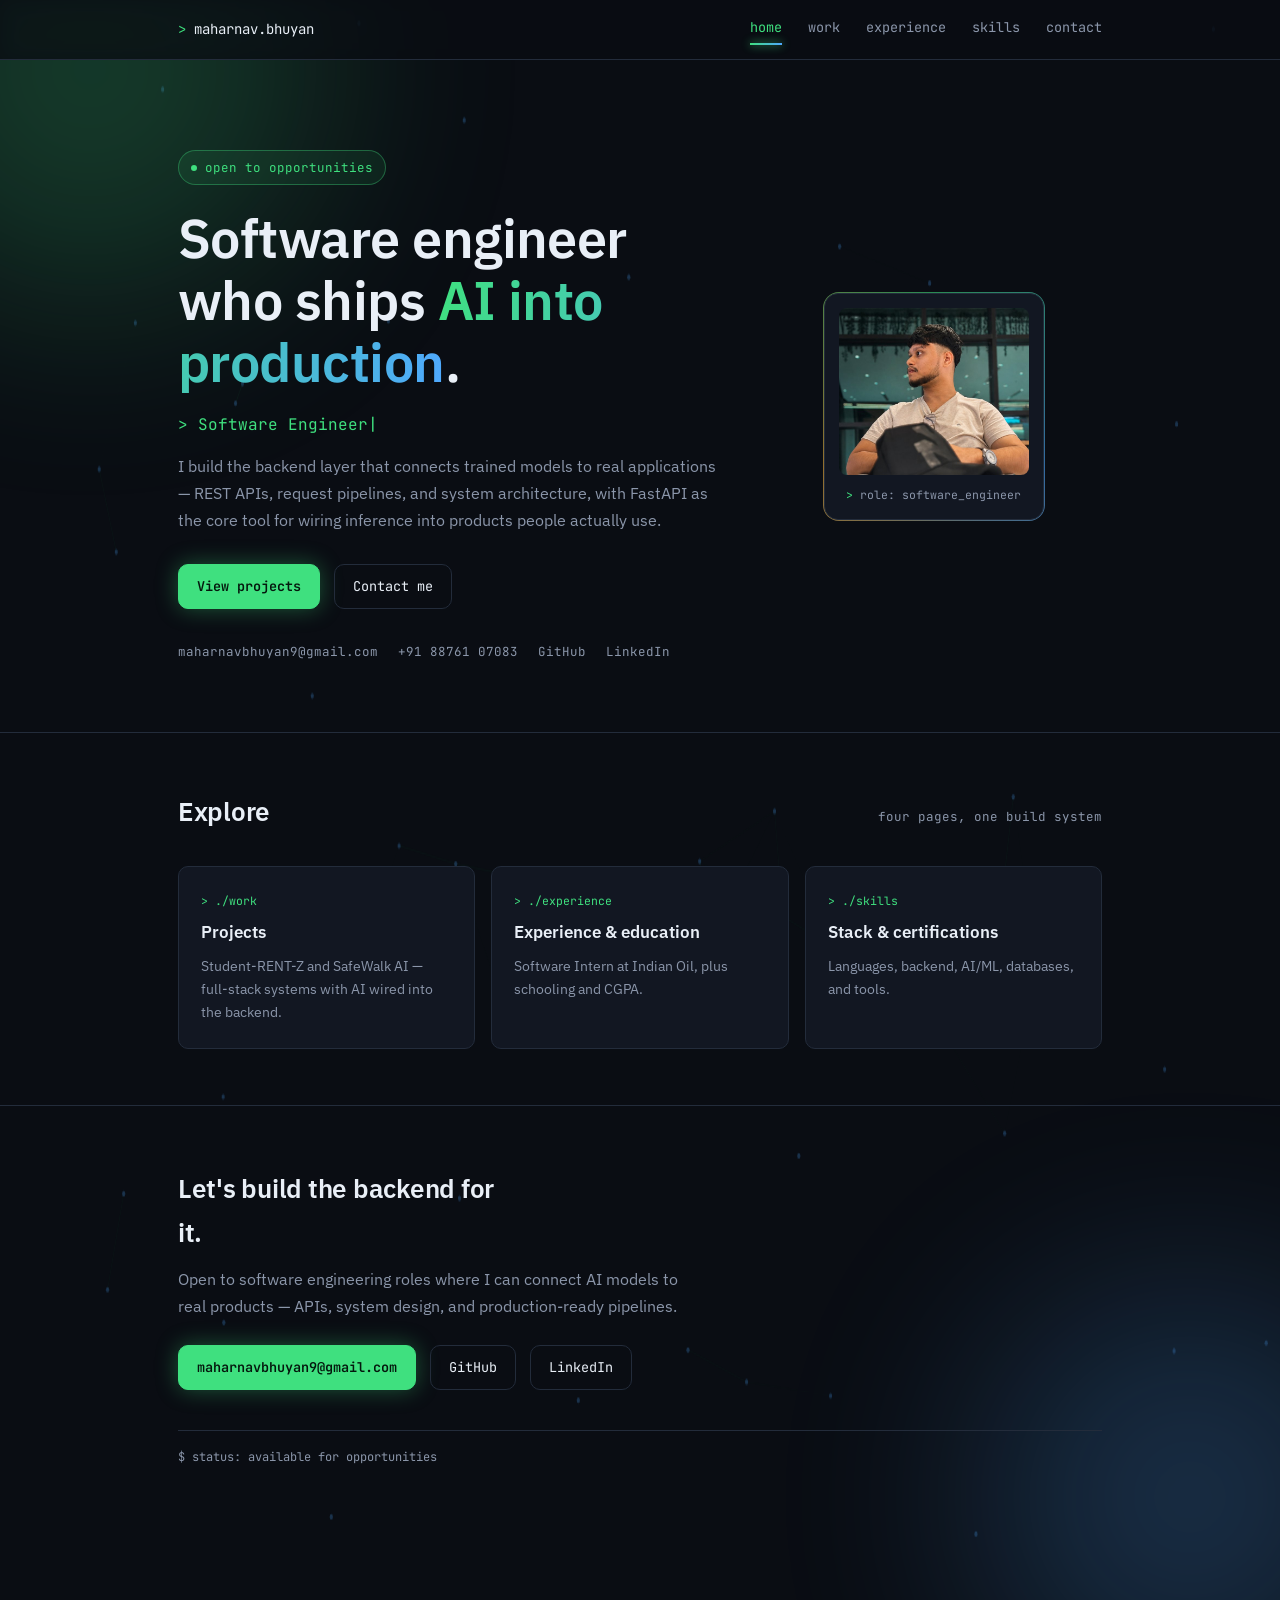
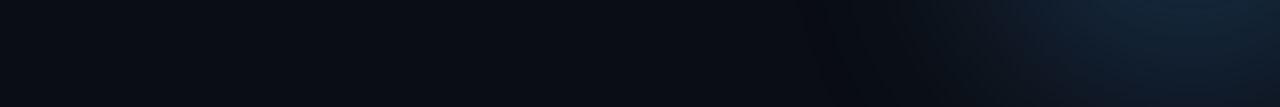
<file: index.html>
<!DOCTYPE html>
<html lang="en">
<head>
<meta charset="UTF-8">
<meta name="viewport" content="width=device-width, initial-scale=1.0">
<title>Maharnav Bhuyan — Software Engineer</title>
<meta name="description" content="Software Engineer integrating AI into production systems — FastAPI, backend architecture, and model-serving pipelines.">
<meta property="og:type" content="website">
<meta property="og:title" content="Maharnav Bhuyan — Software Engineer">
<meta property="og:description" content="Software Engineer integrating AI into production systems — FastAPI, backend architecture, and model-serving pipelines.">
<link rel="preconnect" href="https://fonts.googleapis.com">
<link rel="preconnect" href="https://fonts.gstatic.com" crossorigin>
<link href="https://fonts.googleapis.com/css2?family=IBM+Plex+Sans:wght@400;500;600;700&family=JetBrains+Mono:wght@400;500;600&display=swap" rel="stylesheet">
<link rel="stylesheet" href="styles.css">
<style>
  header.hero{ padding:90px 0 70px; }
  .hero-grid{ display:grid; grid-template-columns:1.3fr 0.8fr; gap:40px; align-items:center; }
  @media (max-width:800px){ .hero-grid{ grid-template-columns:1fr; } }
  .hero-tag{
    display:inline-flex; align-items:center; gap:8px; font-family:'JetBrains Mono', monospace;
    font-size:12.5px; color:var(--green); border:1px solid rgba(63,224,127,0.35);
    background:rgba(63,224,127,0.08); padding:6px 12px; border-radius:999px; margin-bottom:22px;
  }
  .hero-tag .dot{ width:6px; height:6px; border-radius:50%; background:var(--green); }
  .hero h1{ font-size:clamp(34px,5vw,54px); line-height:1.15; max-width:16ch; }
  .hero h1 .accent{ background:linear-gradient(100deg, var(--green), var(--blue)); -webkit-background-clip:text; background-clip:text; color:transparent; }
  .role-line{ font-family:'JetBrains Mono', monospace; font-size:16px; color:var(--green); margin-top:18px; min-height:24px; }
  .role-line::after{ content:"|"; animation: blink 1s step-end infinite; }
  @keyframes blink{ 50%{ opacity:0; } }
  .hero p.role{ color:var(--ink-soft); font-size:16px; max-width:56ch; margin-top:14px; }
  .hero-cta{ display:flex; gap:14px; margin-top:30px; flex-wrap:wrap; }
  .hero-contact{ display:flex; gap:20px; margin-top:32px; flex-wrap:wrap; font-family:'JetBrains Mono', monospace; font-size:12.5px; color:var(--ink-soft); }
  .hero-contact a{ color:var(--ink-soft); }
  .hero-contact a:hover{ color:var(--green); }
  @keyframes spin{ to{ transform: rotate(360deg); } }
  @keyframes pulseGlow{
    0%,100%{ box-shadow: 0 0 24px rgba(63,224,127,0.35), 0 0 50px rgba(79,168,255,0.15); }
    50%{ box-shadow: 0 0 36px rgba(63,224,127,0.55), 0 0 70px rgba(79,168,255,0.28); }
  }
  .avatar-wrap{ display:flex; justify-content:center; }
  .avatar-card{ position:relative; background:var(--panel); border:1px solid var(--line); border-radius:14px; padding:14px; width:220px; animation: pulseGlow 3.8s ease-in-out infinite; }
  .avatar-card::before{
    content:""; position:absolute; inset:-2px; border-radius:16px; z-index:-1;
    background: conic-gradient(from 0deg, var(--green), var(--blue), var(--amber), var(--green));
    animation: spin 6s linear infinite; opacity:0.6;
  }
  .avatar-card img{ width:100%; border-radius:8px; display:block; }
  .avatar-card .label{ font-family:'JetBrains Mono', monospace; font-size:11.5px; color:var(--ink-soft); margin-top:10px; text-align:center; }
  .avatar-card .label span{ color:var(--green); }
</style>
</head>
<body>

<canvas id="netbg"></canvas>
<div class="glow-orb one"></div>
<div class="glow-orb two"></div>

<nav>
  <div class="wrap">
    <div class="nav-name"><span class="prompt">&gt;</span> maharnav.bhuyan</div>
    <div class="nav-links">
      <a href="index.html">home</a>
      <a href="work.html">work</a>
      <a href="experience.html">experience</a>
      <a href="skills.html">skills</a>
      <a href="contact.html">contact</a>
    </div>
  </div>
</nav>

<header class="hero">
  <div class="wrap hero-grid">
    <div>
      <div class="hero-tag"><span class="dot"></span>open to opportunities</div>
      <h1>Software engineer who ships <span class="accent">AI into production</span>.</h1>
      <div class="role-line">&gt; <span id="role-cycle"></span></div>
      <p class="role">I build the backend layer that connects trained models to real applications — REST APIs, request pipelines, and system architecture, with FastAPI as the core tool for wiring inference into products people actually use.</p>
      <div class="hero-cta">
        <a class="btn primary" href="work.html">View projects</a>
        <a class="btn" href="contact.html">Contact me</a>
      </div>
      <div class="hero-contact">
        <a href="mailto:maharnavbhuyan9@gmail.com">maharnavbhuyan9@gmail.com</a>
        <a href="tel:+918876107083">+91 88761 07083</a>
        <a href="https://github.com/MaharnavBhuyan" target="_blank" rel="noopener">GitHub</a>
        <a href="https://www.linkedin.com/in/maharnav-bhuyan-434a7027a/" target="_blank" rel="noopener">LinkedIn</a>
      </div>
    </div>
    <div class="avatar-wrap">
      <div class="avatar-card">
        <img src="[data-uri]" alt="Maharnav Bhuyan">
        <div class="label"><span>&gt;</span> role: software_engineer</div>
      </div>
    </div>
  </div>
</header>

<section>
  <div class="wrap">
    <div class="section-head">
      <h2>Explore</h2>
      <div class="section-tag">four pages, one build system</div>
    </div>
    <div class="nav-cards">
      <a class="nav-card" href="work.html">
        <span class="k">&gt; ./work</span>
        <div class="t">Projects</div>
        <div class="d">Student-RENT-Z and SafeWalk AI — full-stack systems with AI wired into the backend.</div>
      </a>
      <a class="nav-card" href="experience.html">
        <span class="k">&gt; ./experience</span>
        <div class="t">Experience & education</div>
        <div class="d">Software Intern at Indian Oil, plus schooling and CGPA.</div>
      </a>
      <a class="nav-card" href="skills.html">
        <span class="k">&gt; ./skills</span>
        <div class="t">Stack & certifications</div>
        <div class="d">Languages, backend, AI/ML, databases, and tools.</div>
      </a>
    </div>
  </div>
</section>

<footer>
  <div class="wrap">
    <h2>Let's build the backend for it.</h2>
    <p>Open to software engineering roles where I can connect AI models to real products — APIs, system design, and production-ready pipelines.</p>
    <div class="contact-links">
      <a class="btn primary" href="mailto:maharnavbhuyan9@gmail.com">maharnavbhuyan9@gmail.com</a>
      <a class="btn" href="https://github.com/MaharnavBhuyan" target="_blank" rel="noopener">GitHub</a>
      <a class="btn" href="https://www.linkedin.com/in/maharnav-bhuyan-434a7027a/" target="_blank" rel="noopener">LinkedIn</a>
    </div>
    <div class="foot-note">$ status: available for opportunities</div>
  </div>
</footer>

<script src="script.js"></script>
</body>
</html>
</file>
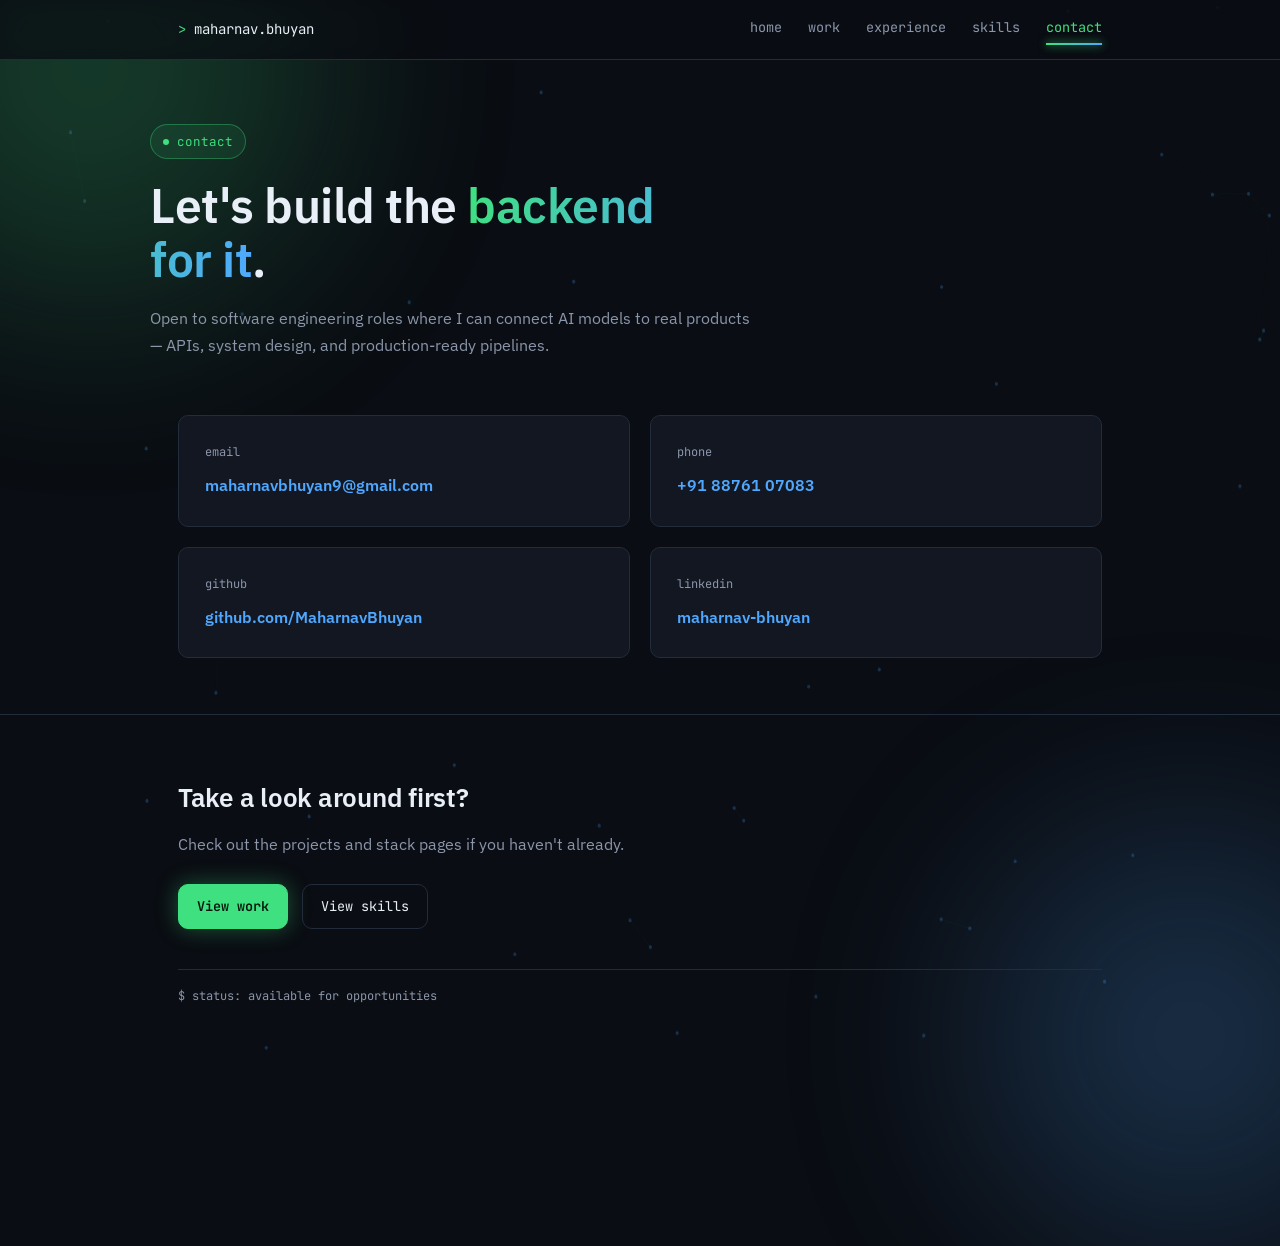
<file: contact.html>
<!DOCTYPE html>
<html lang="en">
<head>
<meta charset="UTF-8">
<meta name="viewport" content="width=device-width, initial-scale=1.0">
<title>Contact — Maharnav Bhuyan</title>
<link rel="preconnect" href="https://fonts.googleapis.com">
<link rel="preconnect" href="https://fonts.gstatic.com" crossorigin>
<link href="https://fonts.googleapis.com/css2?family=IBM+Plex+Sans:wght@400;500;600;700&family=JetBrains+Mono:wght@400;500;600&display=swap" rel="stylesheet">
<link rel="stylesheet" href="styles.css">
</head>
<body>

<canvas id="netbg"></canvas>
<div class="glow-orb one"></div>
<div class="glow-orb two"></div>

<nav>
  <div class="wrap">
    <div class="nav-name"><span class="prompt">&gt;</span> maharnav.bhuyan</div>
    <div class="nav-links">
      <a href="index.html">home</a>
      <a href="work.html">work</a>
      <a href="experience.html">experience</a>
      <a href="skills.html">skills</a>
      <a href="contact.html">contact</a>
    </div>
  </div>
</nav>

<div class="wrap page-head">
  <div class="page-eyebrow"><span class="dot"></span>contact</div>
  <h1>Let's build the <span class="accent">backend for it</span>.</h1>
  <p>Open to software engineering roles where I can connect AI models to real products — APIs, system design, and production-ready pipelines.</p>
</div>

<section style="border-top:none; padding-top:0;">
  <div class="wrap">
    <div class="contact-grid">
      <a class="contact-card" href="mailto:maharnavbhuyan9@gmail.com">
        <span class="k">email</span>
        <span class="v">maharnavbhuyan9@gmail.com</span>
      </a>
      <a class="contact-card" href="tel:+918876107083">
        <span class="k">phone</span>
        <span class="v">+91 88761 07083</span>
      </a>
      <a class="contact-card" href="https://github.com/MaharnavBhuyan" target="_blank" rel="noopener">
        <span class="k">github</span>
        <span class="v">github.com/MaharnavBhuyan</span>
      </a>
      <a class="contact-card" href="https://www.linkedin.com/in/maharnav-bhuyan-434a7027a/" target="_blank" rel="noopener">
        <span class="k">linkedin</span>
        <span class="v">maharnav-bhuyan</span>
      </a>
    </div>
  </div>
</section>

<footer>
  <div class="wrap">
    <h2>Take a look around first?</h2>
    <p>Check out the projects and stack pages if you haven't already.</p>
    <div class="contact-links">
      <a class="btn primary" href="work.html">View work</a>
      <a class="btn" href="skills.html">View skills</a>
    </div>
    <div class="foot-note">$ status: available for opportunities</div>
  </div>
</footer>

<script src="script.js"></script>
</body>
</html>
</file>
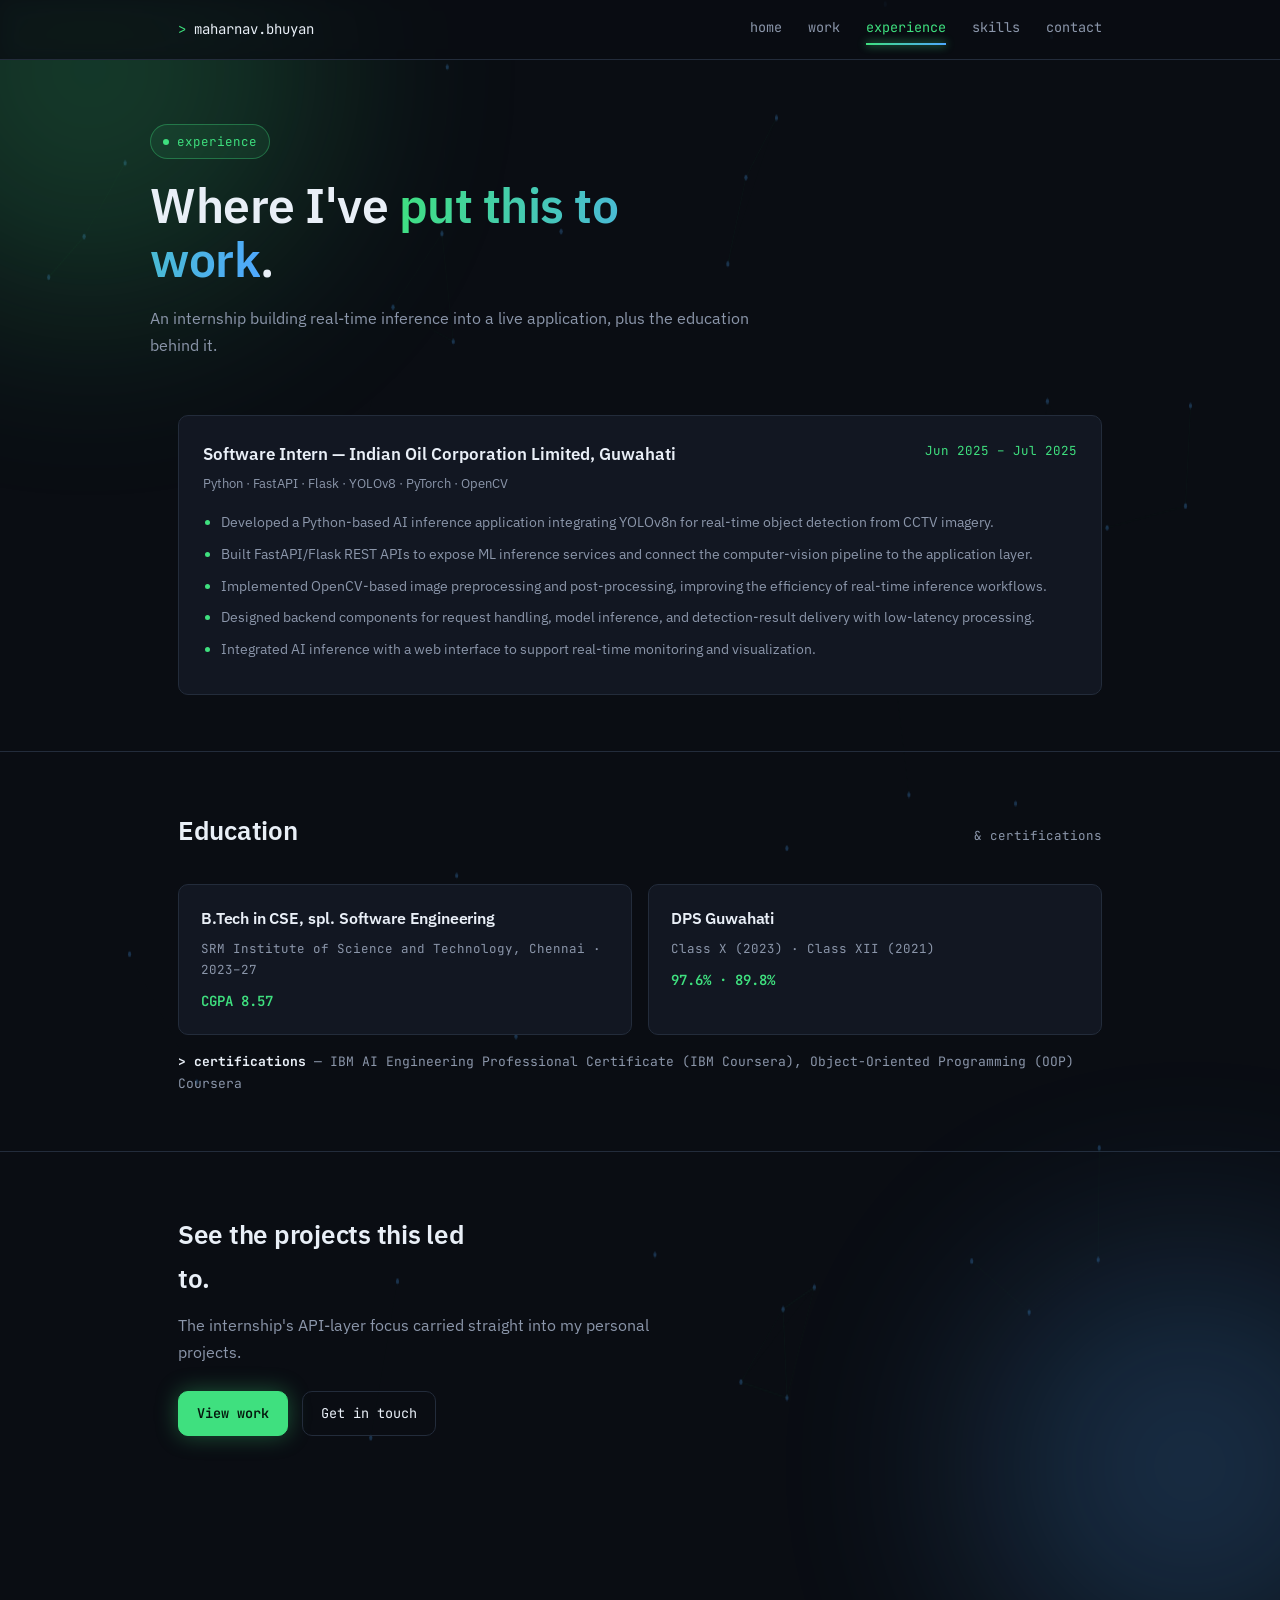
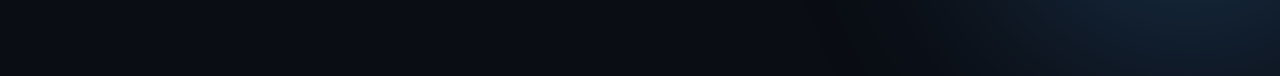
<file: experience.html>
<!DOCTYPE html>
<html lang="en">
<head>
<meta charset="UTF-8">
<meta name="viewport" content="width=device-width, initial-scale=1.0">
<title>Experience — Maharnav Bhuyan</title>
<link rel="preconnect" href="https://fonts.googleapis.com">
<link rel="preconnect" href="https://fonts.gstatic.com" crossorigin>
<link href="https://fonts.googleapis.com/css2?family=IBM+Plex+Sans:wght@400;500;600;700&family=JetBrains+Mono:wght@400;500;600&display=swap" rel="stylesheet">
<link rel="stylesheet" href="styles.css">
</head>
<body>

<canvas id="netbg"></canvas>
<div class="glow-orb one"></div>
<div class="glow-orb two"></div>

<nav>
  <div class="wrap">
    <div class="nav-name"><span class="prompt">&gt;</span> maharnav.bhuyan</div>
    <div class="nav-links">
      <a href="index.html">home</a>
      <a href="work.html">work</a>
      <a href="experience.html">experience</a>
      <a href="skills.html">skills</a>
      <a href="contact.html">contact</a>
    </div>
  </div>
</nav>

<div class="wrap page-head">
  <div class="page-eyebrow"><span class="dot"></span>experience</div>
  <h1>Where I've <span class="accent">put this to work</span>.</h1>
  <p>An internship building real-time inference into a live application, plus the education behind it.</p>
</div>

<section style="border-top:none; padding-top:0;">
  <div class="wrap">
    <div class="exp-card">
      <div class="exp-top">
        <div>
          <div class="exp-title">Software Intern — Indian Oil Corporation Limited, Guwahati</div>
          <div class="exp-sub">Python · FastAPI · Flask · YOLOv8 · PyTorch · OpenCV</div>
        </div>
        <div class="exp-date">Jun 2025 – Jul 2025</div>
      </div>
      <ul class="exp-list">
        <li>Developed a Python-based AI inference application integrating YOLOv8n for real-time object detection from CCTV imagery.</li>
        <li>Built FastAPI/Flask REST APIs to expose ML inference services and connect the computer-vision pipeline to the application layer.</li>
        <li>Implemented OpenCV-based image preprocessing and post-processing, improving the efficiency of real-time inference workflows.</li>
        <li>Designed backend components for request handling, model inference, and detection-result delivery with low-latency processing.</li>
        <li>Integrated AI inference with a web interface to support real-time monitoring and visualization.</li>
      </ul>
    </div>
  </div>
</section>

<section>
  <div class="wrap">
    <div class="section-head">
      <h2>Education</h2>
      <div class="section-tag">& certifications</div>
    </div>
    <div class="edu-grid">
      <div class="edu-card">
        <h3>B.Tech in CSE, spl. Software Engineering</h3>
        <div class="edu-meta">SRM Institute of Science and Technology, Chennai · 2023–27</div>
        <div class="edu-score">CGPA 8.57</div>
      </div>
      <div class="edu-card">
        <h3>DPS Guwahati</h3>
        <div class="edu-meta">Class X (2023) · Class XII (2021)</div>
        <div class="edu-score">97.6% · 89.8%</div>
      </div>
    </div>
    <div class="cert-line"><strong>&gt; certifications</strong> — IBM AI Engineering Professional Certificate (IBM Coursera), Object-Oriented Programming (OOP) Coursera</div>
  </div>
</section>

<footer>
  <div class="wrap">
    <h2>See the projects this led to.</h2>
    <p>The internship's API-layer focus carried straight into my personal projects.</p>
    <div class="contact-links">
      <a class="btn primary" href="work.html">View work</a>
      <a class="btn" href="contact.html">Get in touch</a>
    </div>
  </div>
</footer>

<script src="script.js"></script>
</body>
</html>
</file>
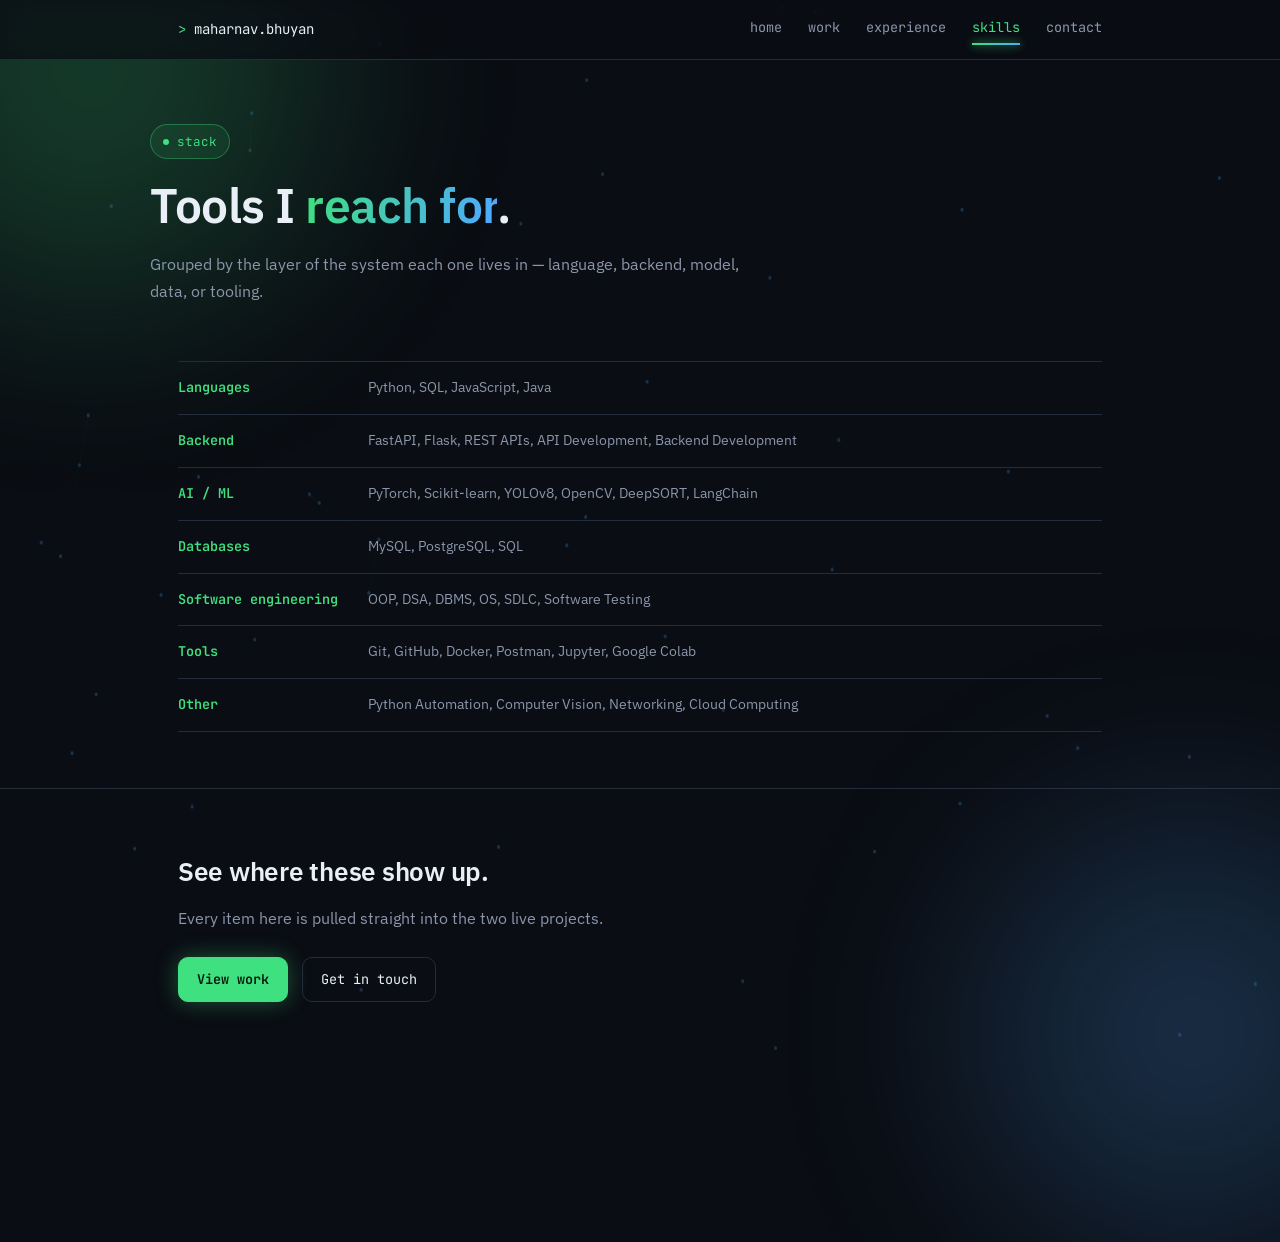
<file: skills.html>
<!DOCTYPE html>
<html lang="en">
<head>
<meta charset="UTF-8">
<meta name="viewport" content="width=device-width, initial-scale=1.0">
<title>Skills — Maharnav Bhuyan</title>
<link rel="preconnect" href="https://fonts.googleapis.com">
<link rel="preconnect" href="https://fonts.gstatic.com" crossorigin>
<link href="https://fonts.googleapis.com/css2?family=IBM+Plex+Sans:wght@400;500;600;700&family=JetBrains+Mono:wght@400;500;600&display=swap" rel="stylesheet">
<link rel="stylesheet" href="styles.css">
</head>
<body>

<canvas id="netbg"></canvas>
<div class="glow-orb one"></div>
<div class="glow-orb two"></div>

<nav>
  <div class="wrap">
    <div class="nav-name"><span class="prompt">&gt;</span> maharnav.bhuyan</div>
    <div class="nav-links">
      <a href="index.html">home</a>
      <a href="work.html">work</a>
      <a href="experience.html">experience</a>
      <a href="skills.html">skills</a>
      <a href="contact.html">contact</a>
    </div>
  </div>
</nav>

<div class="wrap page-head">
  <div class="page-eyebrow"><span class="dot"></span>stack</div>
  <h1>Tools I <span class="accent">reach for</span>.</h1>
  <p>Grouped by the layer of the system each one lives in — language, backend, model, data, or tooling.</p>
</div>

<section style="border-top:none; padding-top:0;">
  <div class="wrap">
    <div class="skills-grid">
      <div class="skill-row">
        <div class="skill-cat">Languages</div>
        <div class="skill-items">Python, SQL, JavaScript, Java</div>
      </div>
      <div class="skill-row">
        <div class="skill-cat">Backend</div>
        <div class="skill-items">FastAPI, Flask, REST APIs, API Development, Backend Development</div>
      </div>
      <div class="skill-row">
        <div class="skill-cat">AI / ML</div>
        <div class="skill-items">PyTorch, Scikit-learn, YOLOv8, OpenCV, DeepSORT, LangChain</div>
      </div>
      <div class="skill-row">
        <div class="skill-cat">Databases</div>
        <div class="skill-items">MySQL, PostgreSQL, SQL</div>
      </div>
      <div class="skill-row">
        <div class="skill-cat">Software engineering</div>
        <div class="skill-items">OOP, DSA, DBMS, OS, SDLC, Software Testing</div>
      </div>
      <div class="skill-row">
        <div class="skill-cat">Tools</div>
        <div class="skill-items">Git, GitHub, Docker, Postman, Jupyter, Google Colab</div>
      </div>
      <div class="skill-row">
        <div class="skill-cat">Other</div>
        <div class="skill-items">Python Automation, Computer Vision, Networking, Cloud Computing</div>
      </div>
    </div>
  </div>
</section>

<footer>
  <div class="wrap">
    <h2>See where these show up.</h2>
    <p>Every item here is pulled straight into the two live projects.</p>
    <div class="contact-links">
      <a class="btn primary" href="work.html">View work</a>
      <a class="btn" href="contact.html">Get in touch</a>
    </div>
  </div>
</footer>

<script src="script.js"></script>
</body>
</html>
</file>
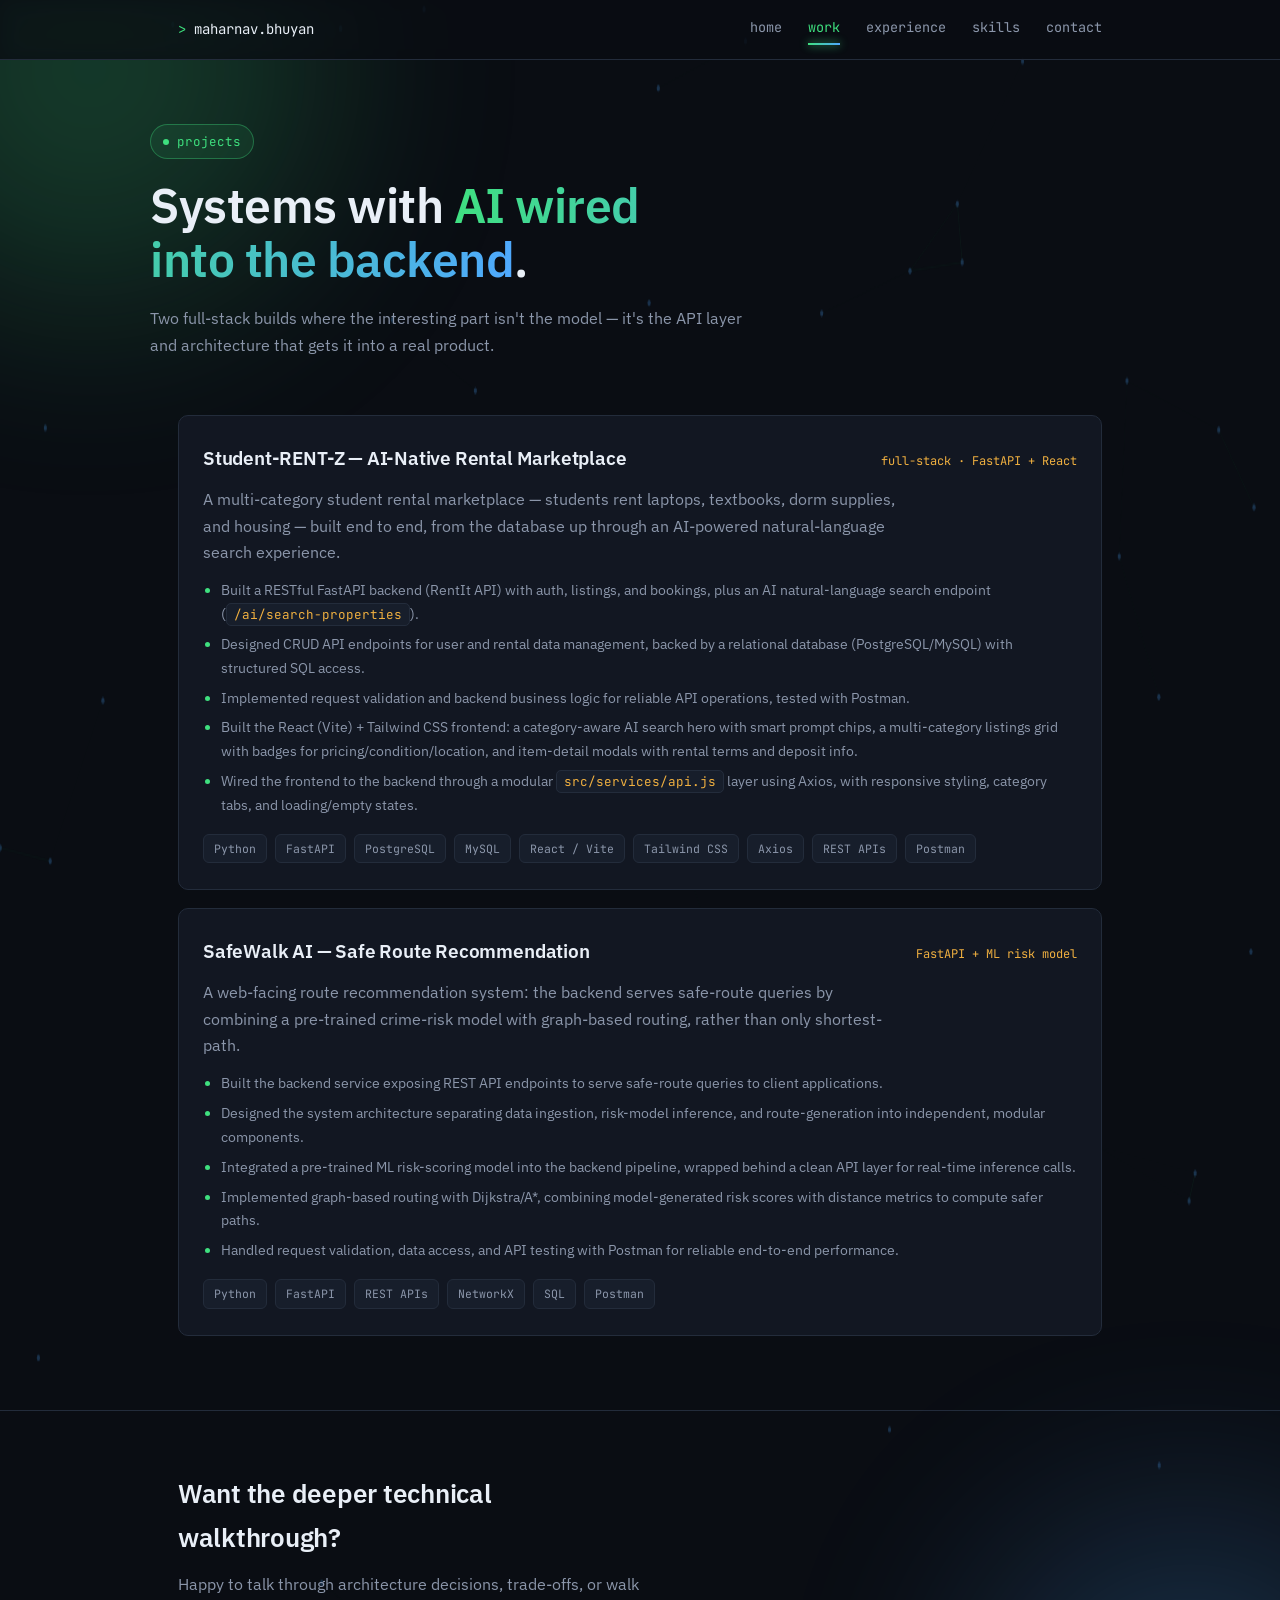
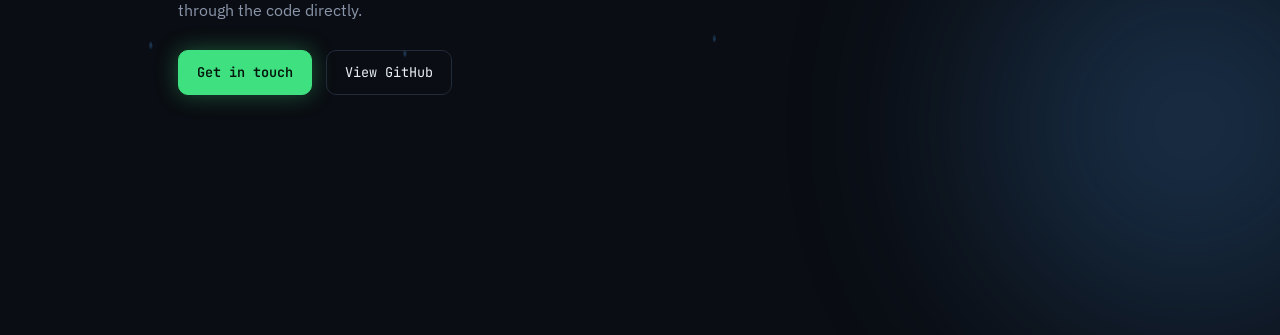
<file: work.html>
<!DOCTYPE html>
<html lang="en">
<head>
<meta charset="UTF-8">
<meta name="viewport" content="width=device-width, initial-scale=1.0">
<title>Work — Maharnav Bhuyan</title>
<link rel="preconnect" href="https://fonts.googleapis.com">
<link rel="preconnect" href="https://fonts.gstatic.com" crossorigin>
<link href="https://fonts.googleapis.com/css2?family=IBM+Plex+Sans:wght@400;500;600;700&family=JetBrains+Mono:wght@400;500;600&display=swap" rel="stylesheet">
<link rel="stylesheet" href="styles.css">
</head>
<body>

<canvas id="netbg"></canvas>
<div class="glow-orb one"></div>
<div class="glow-orb two"></div>

<nav>
  <div class="wrap">
    <div class="nav-name"><span class="prompt">&gt;</span> maharnav.bhuyan</div>
    <div class="nav-links">
      <a href="index.html">home</a>
      <a href="work.html">work</a>
      <a href="experience.html">experience</a>
      <a href="skills.html">skills</a>
      <a href="contact.html">contact</a>
    </div>
  </div>
</nav>

<div class="wrap page-head">
  <div class="page-eyebrow"><span class="dot"></span>projects</div>
  <h1>Systems with <span class="accent">AI wired into the backend</span>.</h1>
  <p>Two full-stack builds where the interesting part isn't the model — it's the API layer and architecture that gets it into a real product.</p>
</div>

<section style="border-top:none; padding-top:0;">
  <div class="wrap">
    <div class="project">
      <div class="project-top">
        <h3>Student-RENT-Z — AI-Native Rental Marketplace</h3>
        <div class="project-role">full-stack · FastAPI + React</div>
      </div>
      <p class="desc">A multi-category student rental marketplace — students rent laptops, textbooks, dorm supplies, and housing — built end to end, from the database up through an AI-powered natural-language search experience.</p>
      <ul class="points">
        <li>Built a RESTful FastAPI backend (RentIt API) with auth, listings, and bookings, plus an AI natural-language search endpoint (<code>/ai/search-properties</code>).</li>
        <li>Designed CRUD API endpoints for user and rental data management, backed by a relational database (PostgreSQL/MySQL) with structured SQL access.</li>
        <li>Implemented request validation and backend business logic for reliable API operations, tested with Postman.</li>
        <li>Built the React (Vite) + Tailwind CSS frontend: a category-aware AI search hero with smart prompt chips, a multi-category listings grid with badges for pricing/condition/location, and item-detail modals with rental terms and deposit info.</li>
        <li>Wired the frontend to the backend through a modular <code>src/services/api.js</code> layer using Axios, with responsive styling, category tabs, and loading/empty states.</li>
      </ul>
      <div class="project-tags">
        <span class="tag">Python</span><span class="tag">FastAPI</span><span class="tag">PostgreSQL</span>
        <span class="tag">MySQL</span><span class="tag">React / Vite</span><span class="tag">Tailwind CSS</span>
        <span class="tag">Axios</span><span class="tag">REST APIs</span><span class="tag">Postman</span>
      </div>
    </div>

    <div class="project">
      <div class="project-top">
        <h3>SafeWalk AI — Safe Route Recommendation</h3>
        <div class="project-role">FastAPI + ML risk model</div>
      </div>
      <p class="desc">A web-facing route recommendation system: the backend serves safe-route queries by combining a pre-trained crime-risk model with graph-based routing, rather than only shortest-path.</p>
      <ul class="points">
        <li>Built the backend service exposing REST API endpoints to serve safe-route queries to client applications.</li>
        <li>Designed the system architecture separating data ingestion, risk-model inference, and route-generation into independent, modular components.</li>
        <li>Integrated a pre-trained ML risk-scoring model into the backend pipeline, wrapped behind a clean API layer for real-time inference calls.</li>
        <li>Implemented graph-based routing with Dijkstra/A*, combining model-generated risk scores with distance metrics to compute safer paths.</li>
        <li>Handled request validation, data access, and API testing with Postman for reliable end-to-end performance.</li>
      </ul>
      <div class="project-tags">
        <span class="tag">Python</span><span class="tag">FastAPI</span><span class="tag">REST APIs</span>
        <span class="tag">NetworkX</span><span class="tag">SQL</span><span class="tag">Postman</span>
      </div>
    </div>
  </div>
</section>

<footer>
  <div class="wrap">
    <h2>Want the deeper technical walkthrough?</h2>
    <p>Happy to talk through architecture decisions, trade-offs, or walk through the code directly.</p>
    <div class="contact-links">
      <a class="btn primary" href="contact.html">Get in touch</a>
      <a class="btn" href="https://github.com/MaharnavBhuyan" target="_blank" rel="noopener">View GitHub</a>
    </div>
  </div>
</footer>

<script src="script.js"></script>
</body>
</html>
</file>
<file: styles.css>
:root{
  --bg: #0A0D13;
  --panel: #121722;
  --panel-2: #171E2B;
  --line: #232C3B;
  --ink: #E9EFF7;
  --ink-soft: #8B96AA;
  --green: #3FE07F;
  --blue: #4FA8FF;
  --amber: #F0B040;
  --radius: 10px;
}
*{ box-sizing:border-box; }
html{ scroll-behavior:smooth; }
body{
  margin:0; background:var(--bg); color:var(--ink);
  font-family:'IBM Plex Sans', sans-serif;
  font-size:15.5px; line-height:1.7;
  -webkit-font-smoothing:antialiased;
  overflow-x:hidden;
}
code, .mono{ font-family:'JetBrains Mono', monospace; }
code{ background:var(--panel-2); border:1px solid var(--line); padding:2px 7px; border-radius:5px; color:var(--amber); font-size:0.9em; }
h1,h2,h3{ font-weight:600; margin:0; letter-spacing:-0.01em; }
a{ color:var(--blue); text-decoration:none; }
a:hover{ text-decoration:underline; text-underline-offset:3px; }
.wrap{ max-width:980px; margin:0 auto; padding:0 28px; position:relative; z-index:1; }

/* animated network background */
#netbg{ position:fixed; inset:0; z-index:0; width:100%; height:100%; opacity:0.45; }
.glow-orb{ position:fixed; z-index:0; pointer-events:none; border-radius:50%; filter:blur(110px); opacity:0.22; }
.glow-orb.one{ width:460px; height:460px; background:var(--green); top:-160px; left:-140px; }
.glow-orb.two{ width:420px; height:420px; background:var(--blue); bottom:-160px; right:-120px; }

/* page fade-in */
body{ animation: pageIn .5s ease both; }
@keyframes pageIn{ from{ opacity:0; transform:translateY(8px); } to{ opacity:1; transform:translateY(0); } }

/* nav */
nav{ position:sticky; top:0; z-index:20; background:rgba(10,13,19,0.85); backdrop-filter:blur(10px); border-bottom:1px solid var(--line); }
nav .wrap{ display:flex; align-items:center; justify-content:space-between; padding:16px 28px; }
.nav-name{ font-family:'JetBrains Mono', monospace; font-size:14px; }
.nav-name .prompt{ color:var(--green); }
.nav-links{ display:flex; gap:26px; font-size:13.5px; font-family:'JetBrains Mono', monospace; }
.nav-links a{ color:var(--ink-soft); position:relative; padding-bottom:4px; }
.nav-links a:hover{ color:var(--green); text-decoration:none; }
.nav-links a.active{ color:var(--green); }
.nav-links a.active::after{
  content:""; position:absolute; left:0; right:0; bottom:-2px; height:2px;
  background:linear-gradient(90deg, var(--green), var(--blue));
  box-shadow:0 0 8px var(--green);
}
@media (max-width:720px){ .nav-links{ gap:14px; font-size:12px; } }

/* page header (non-home pages) */
.page-head{ padding:64px 0 40px; }
.page-eyebrow{
  display:inline-flex; align-items:center; gap:8px; font-family:'JetBrains Mono', monospace;
  font-size:12.5px; color:var(--green); border:1px solid rgba(63,224,127,0.35);
  background:rgba(63,224,127,0.08); padding:6px 12px; border-radius:999px; margin-bottom:20px;
}
.page-eyebrow .dot{ width:6px; height:6px; border-radius:50%; background:var(--green); }
.page-head h1{ font-size:clamp(32px,5vw,48px); line-height:1.12; max-width:18ch; }
.page-head h1 .accent{ background:linear-gradient(100deg, var(--green), var(--blue)); -webkit-background-clip:text; background-clip:text; color:transparent; }
.page-head p{ color:var(--ink-soft); font-size:16px; max-width:60ch; margin-top:18px; }

/* buttons */
.btn{
  display:inline-flex; align-items:center; gap:8px; padding:10px 18px;
  border-radius:var(--radius); font-size:13.5px; font-family:'JetBrains Mono', monospace;
  border:1px solid var(--line); color:var(--ink);
}
.btn.primary{ background:var(--green); border-color:var(--green); color:#04170D; font-weight:600; box-shadow:0 0 22px rgba(63,224,127,0.35); }
.btn.primary:hover{ filter:brightness(1.08); text-decoration:none; box-shadow:0 0 32px rgba(63,224,127,0.55); }
.btn:hover{ border-color:var(--green); color:var(--green); text-decoration:none; }

/* sections */
section{ padding:56px 0; border-top:1px solid var(--line); }
.section-head{ display:flex; justify-content:space-between; align-items:baseline; gap:20px; margin-bottom:32px; flex-wrap:wrap; }
.section-head h2{ font-size:26px; }
.section-tag{ font-family:'JetBrains Mono', monospace; font-size:12.5px; color:var(--ink-soft); }

/* nav cards on home */
.nav-cards{ display:grid; grid-template-columns:repeat(3,1fr); gap:16px; }
@media (max-width:760px){ .nav-cards{ grid-template-columns:1fr; } }
a.nav-card{
  display:block; background:var(--panel); border:1px solid var(--line); border-radius:var(--radius);
  padding:24px 22px; color:var(--ink); transition:transform .2s ease, border-color .2s ease, box-shadow .2s ease;
}
a.nav-card:hover{ transform:translateY(-3px); border-color:rgba(63,224,127,0.4); box-shadow:0 18px 40px -20px rgba(63,224,127,0.35); text-decoration:none; }
.nav-card .k{ font-family:'JetBrains Mono', monospace; font-size:11.5px; color:var(--green); display:block; margin-bottom:8px; }
.nav-card .t{ font-weight:600; font-size:17px; }
.nav-card .d{ color:var(--ink-soft); font-size:13.5px; margin-top:8px; }

/* project cards */
.project{
  background:var(--panel); border:1px solid var(--line); border-radius:var(--radius);
  padding:26px 24px; margin-bottom:18px; transition:border-color .25s ease, transform .25s ease, box-shadow .25s ease;
}
.project:hover{ border-color:rgba(63,224,127,0.45); transform:translateY(-3px); box-shadow:0 0 0 1px rgba(63,224,127,0.15), 0 20px 44px -22px rgba(63,224,127,0.35); }
.project-top{ display:flex; justify-content:space-between; align-items:baseline; gap:14px; flex-wrap:wrap; }
.project h3{ font-size:19px; }
.project-role{ font-family:'JetBrains Mono', monospace; font-size:12px; color:var(--amber); white-space:nowrap; }
.project p.desc{ color:var(--ink-soft); margin:12px 0 0; max-width:70ch; }
.project ul.points{ margin:14px 0 0; padding-left:18px; color:var(--ink-soft); font-size:14px; }
.project ul.points li{ margin-bottom:6px; }
.project ul.points li::marker{ color:var(--green); }
.project-tags{ display:flex; flex-wrap:wrap; gap:8px; margin-top:16px; }
.tag{ font-family:'JetBrains Mono', monospace; font-size:11.5px; padding:4px 10px; border:1px solid var(--line); border-radius:6px; color:var(--ink-soft); background:var(--panel-2); }

/* experience */
.exp-card{ background:var(--panel); border:1px solid var(--line); border-radius:var(--radius); padding:24px; }
.exp-top{ display:flex; justify-content:space-between; flex-wrap:wrap; gap:10px; }
.exp-title{ font-size:17px; font-weight:600; }
.exp-date{ font-family:'JetBrains Mono', monospace; font-size:12.5px; color:var(--green); }
.exp-sub{ color:var(--ink-soft); font-size:13px; margin-top:4px; }
.exp-list{ margin:16px 0 0; padding-left:18px; color:var(--ink-soft); font-size:14px; }
.exp-list li{ margin-bottom:8px; }
.exp-list li::marker{ color:var(--green); }

/* skills */
.skills-grid{ display:grid; grid-template-columns:1fr; }
.skill-row{ display:grid; grid-template-columns:170px 1fr; gap:20px; padding:14px 0; border-bottom:1px solid var(--line); }
.skill-row:first-child{ border-top:1px solid var(--line); }
.skill-cat{ font-family:'JetBrains Mono', monospace; font-weight:600; font-size:13.5px; color:var(--green); }
.skill-items{ color:var(--ink-soft); font-size:14px; }
@media (max-width:640px){ .skill-row{ grid-template-columns:1fr; } }

/* education */
.edu-grid{ display:grid; grid-template-columns:1fr 1fr; gap:16px; }
@media (max-width:700px){ .edu-grid{ grid-template-columns:1fr; } }
.edu-card{ background:var(--panel); border:1px solid var(--line); border-radius:var(--radius); padding:20px 22px; }
.edu-card h3{ font-size:15.5px; }
.edu-meta{ color:var(--ink-soft); font-size:12.5px; margin-top:6px; font-family:'JetBrains Mono', monospace; }
.edu-score{ font-family:'JetBrains Mono', monospace; color:var(--green); font-weight:600; margin-top:10px; font-size:14px; }
.cert-line{ margin-top:16px; color:var(--ink-soft); font-size:13px; font-family:'JetBrains Mono', monospace; }
.cert-line strong{ color:var(--ink); }

/* contact page */
.contact-grid{ display:grid; grid-template-columns:1fr 1fr; gap:20px; }
@media (max-width:700px){ .contact-grid{ grid-template-columns:1fr; } }
.contact-card{
  background:var(--panel); border:1px solid var(--line); border-radius:var(--radius);
  padding:26px; display:flex; flex-direction:column; gap:10px; transition:border-color .2s ease, transform .2s ease;
}
.contact-card:hover{ border-color:rgba(63,224,127,0.4); transform:translateY(-3px); }
.contact-card .k{ font-family:'JetBrains Mono', monospace; font-size:12px; color:var(--ink-soft); }
.contact-card .v{ font-size:16px; font-weight:600; word-break:break-word; }

footer{ padding:60px 0 80px; border-top:1px solid var(--line); }
footer h2{ font-size:26px; max-width:20ch; }
footer p{ color:var(--ink-soft); max-width:52ch; margin-top:12px; }
.contact-links{ display:flex; gap:14px; margin-top:26px; flex-wrap:wrap; }
.foot-note{ margin-top:40px; font-size:12px; color:var(--ink-soft); border-top:1px solid var(--line); padding-top:16px; font-family:'JetBrains Mono', monospace; }

@media (prefers-reduced-motion: reduce){
  #netbg{ display:none; }
  body{ animation:none; }
}
</file>
